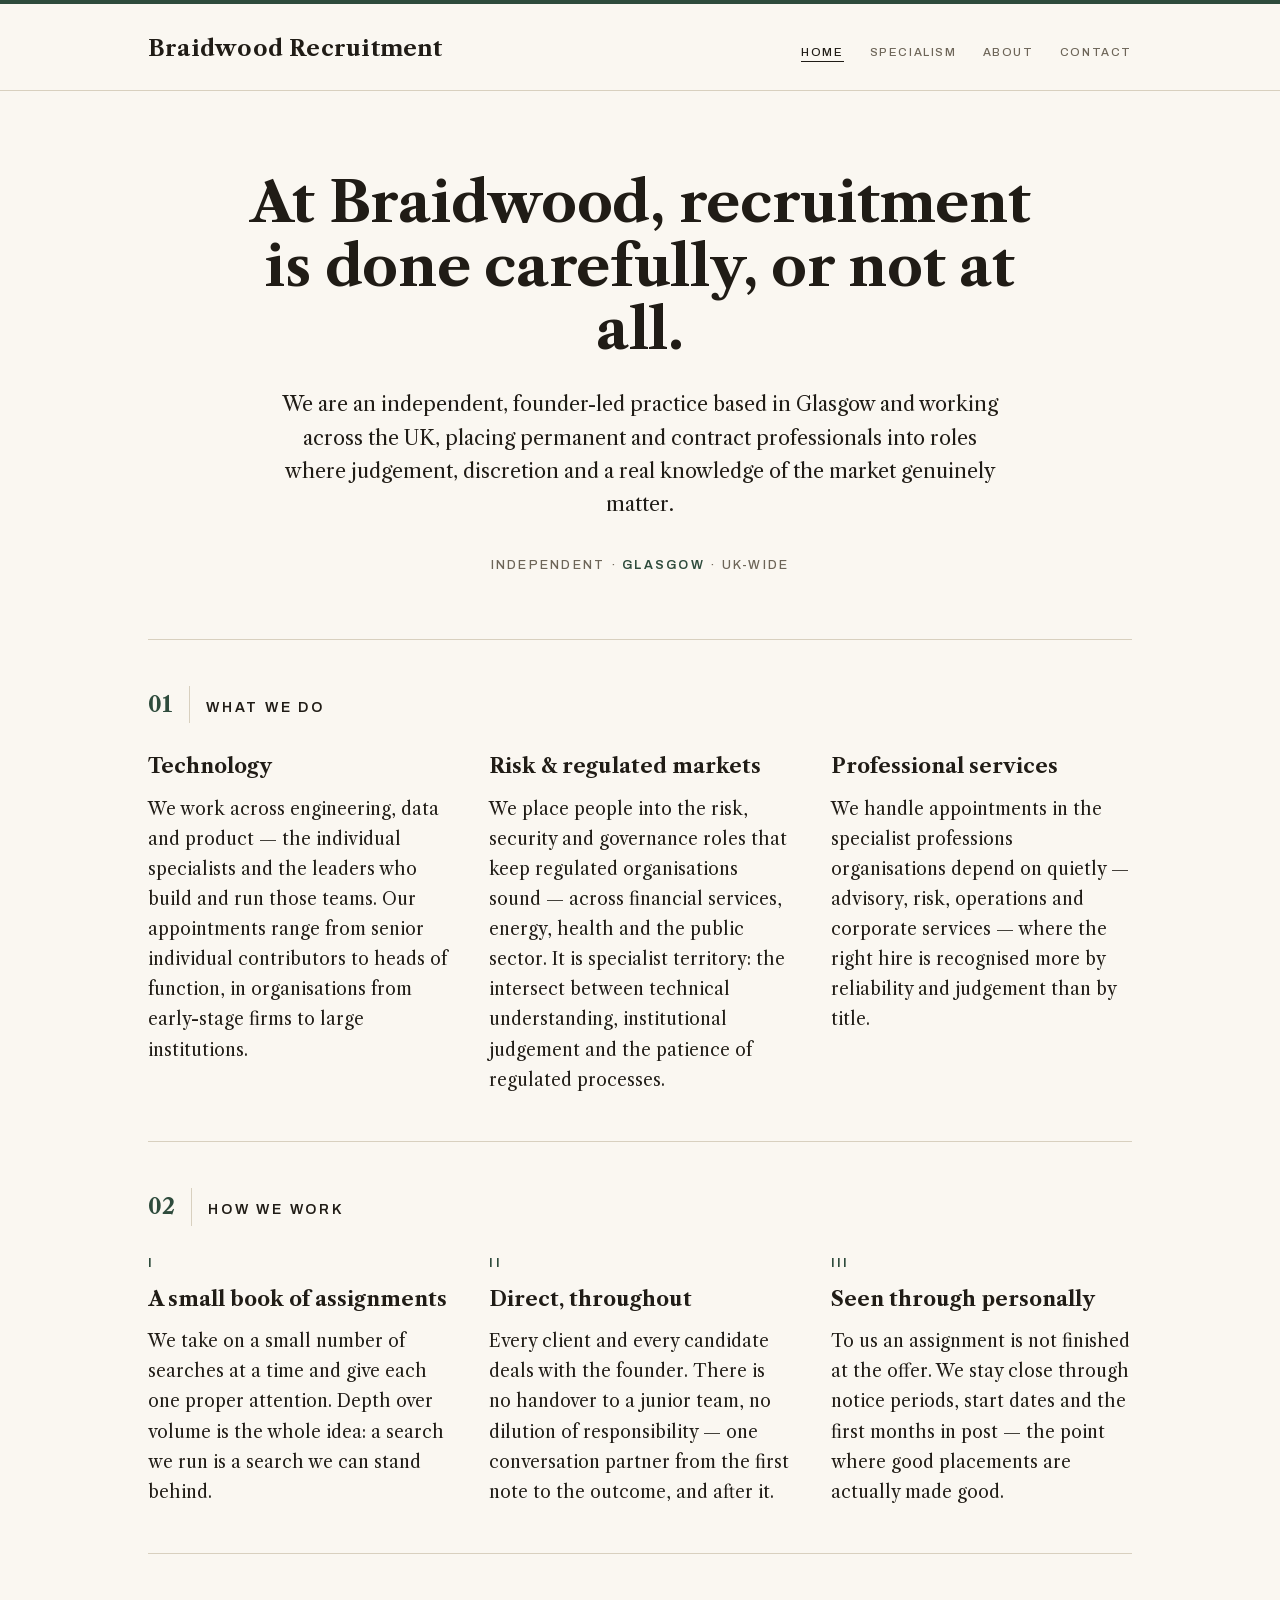
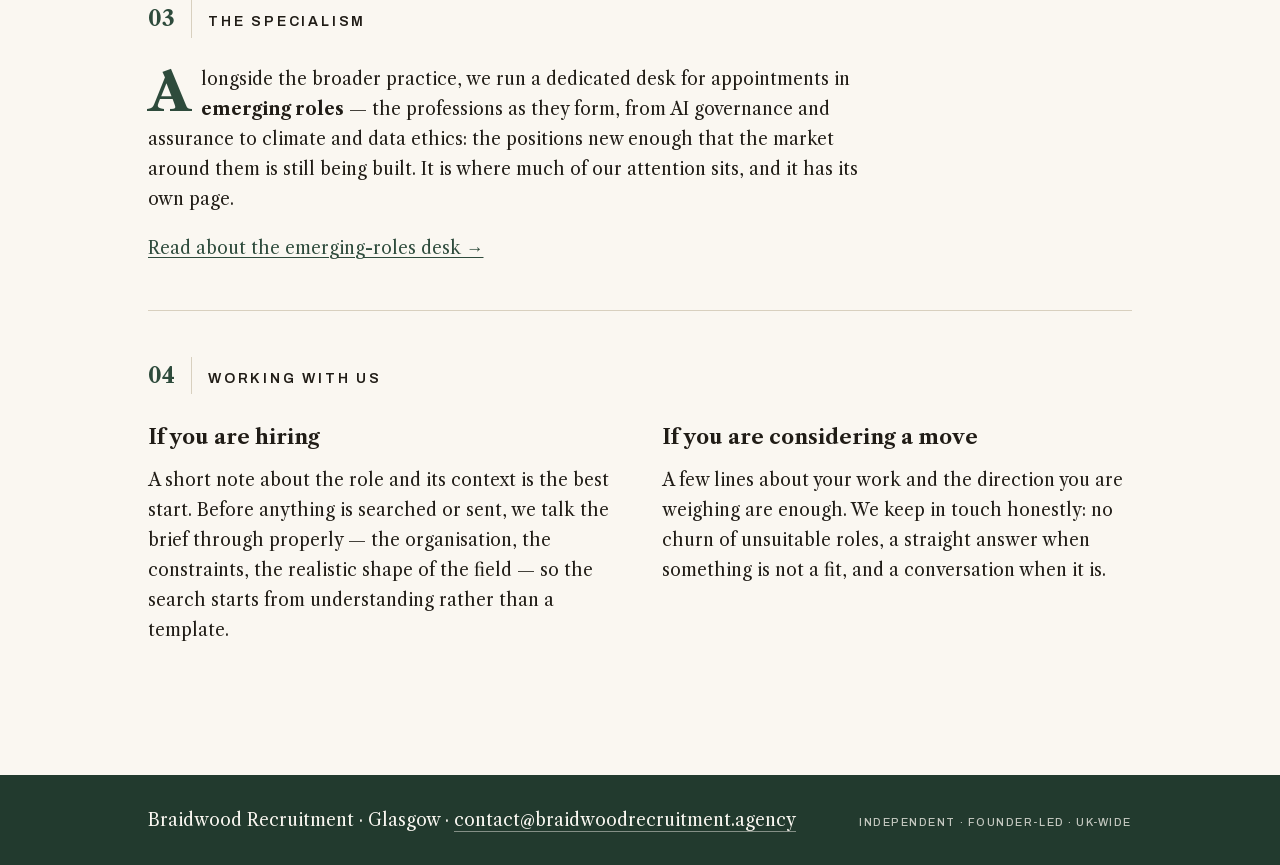
<file: index.html>
<!doctype html>
<html lang="en-GB"><head><meta charset="utf-8">
<meta name="viewport" content="width=device-width,initial-scale=1">
<title>Braidwood Recruitment — an independent practice in Glasgow</title>
<meta name="description" content="Braidwood Recruitment: an independent, founder-led practice in Glasgow working UK-wide across technology, policy &amp; governance, and professional services — with a dedicated desk for emerging roles.">
<link rel="stylesheet" href="fonts.css">
<link rel="stylesheet" href="style.css"></head>
<body>
<div class="letterbar"></div>
<header class="masthead"><div class="wrap">
  <div class="wordmark"><a href="index.html">Braidwood Recruitment</a></div>
  <nav><a href="index.html" aria-current="page">Home</a><a href="specialism.html">Specialism</a><a href="about.html">About</a><a href="contact.html">Contact</a></nav>
</div></header>

<main><div class="wrap">

  <section class="hero">
    <h1 class="rise">At Braidwood, recruitment is done carefully, or not at all.</h1>
    <p class="lede rise d1">We are an independent, founder-led practice based in Glasgow and working across the UK, placing permanent and contract professionals into roles where judgement, discretion and a real knowledge of the market genuinely matter.</p>
    <div class="heroline rise d2">Independent · <b>Glasgow</b> · UK-wide</div>
  </section>

  <section>
    <div class="kicker"><span class="no">01</span>What we do</div>
    <div class="cols-3">
      <div>
        <h3>Technology</h3>
        <p>We work across engineering, data and product — the individual specialists and the leaders who build and run those teams. Our appointments range from senior individual contributors to heads of function, in organisations from early-stage firms to large institutions.</p>
      </div>
      <div>
        <h3>Risk &amp; regulated markets</h3>
        <p>We place people into the risk, security and governance roles that keep regulated organisations sound — across financial services, energy, health and the public sector. It is specialist territory: the intersect between technical understanding, institutional judgement and the patience of regulated processes.</p>
      </div>
      <div>
        <h3>Professional services</h3>
        <p>We handle appointments in the specialist professions organisations depend on quietly — advisory, risk, operations and corporate services — where the right hire is recognised more by reliability and judgement than by title.</p>
      </div>
    </div>
  </section>

  <section>
    <div class="kicker"><span class="no">02</span>How we work</div>
    <div class="cols-3">
      <div class="principle">
        <span class="no">I</span>
        <h3>A small book of assignments</h3>
        <p>We take on a small number of searches at a time and give each one proper attention. Depth over volume is the whole idea: a search we run is a search we can stand behind.</p>
      </div>
      <div class="principle">
        <span class="no">II</span>
        <h3>Direct, throughout</h3>
        <p>Every client and every candidate deals with the founder. There is no handover to a junior team, no dilution of responsibility — one conversation partner from the first note to the outcome, and after it.</p>
      </div>
      <div class="principle">
        <span class="no">III</span>
        <h3>Seen through personally</h3>
        <p>To us an assignment is not finished at the offer. We stay close through notice periods, start dates and the first months in post — the point where good placements are actually made good.</p>
      </div>
    </div>
  </section>

  <section>
    <div class="kicker"><span class="no">03</span>The specialism</div>
    <p class="dropcap">Alongside the broader practice, we run a dedicated desk for appointments in <strong>emerging roles</strong> — the professions as they form, from AI governance and assurance to climate and data ethics: the positions new enough that the market around them is still being built. It is where much of our attention sits, and it has its own page.</p>
    <p><a href="specialism.html">Read about the emerging-roles desk →</a></p>
  </section>

  <section>
    <div class="kicker"><span class="no">04</span>Working with us</div>
    <div class="cols-2">
      <div>
        <h3>If you are hiring</h3>
        <p>A short note about the role and its context is the best start. Before anything is searched or sent, we talk the brief through properly — the organisation, the constraints, the realistic shape of the field — so the search starts from understanding rather than a template.</p>
      </div>
      <div>
        <h3>If you are considering a move</h3>
        <p>A few lines about your work and the direction you are weighing are enough. We keep in touch honestly: no churn of unsuitable roles, a straight answer when something is not a fit, and a conversation when it is.</p>
      </div>
    </div>
  </section>

</div></main>

<footer class="band"><div class="wrap">
  <div>Braidwood Recruitment · Glasgow · <a href="mailto:contact@braidwoodrecruitment.agency">contact@braidwoodrecruitment.agency</a></div>
  <div class="colophon">Independent · Founder-led · UK-wide</div>
</div></footer>
</body></html>
</file>
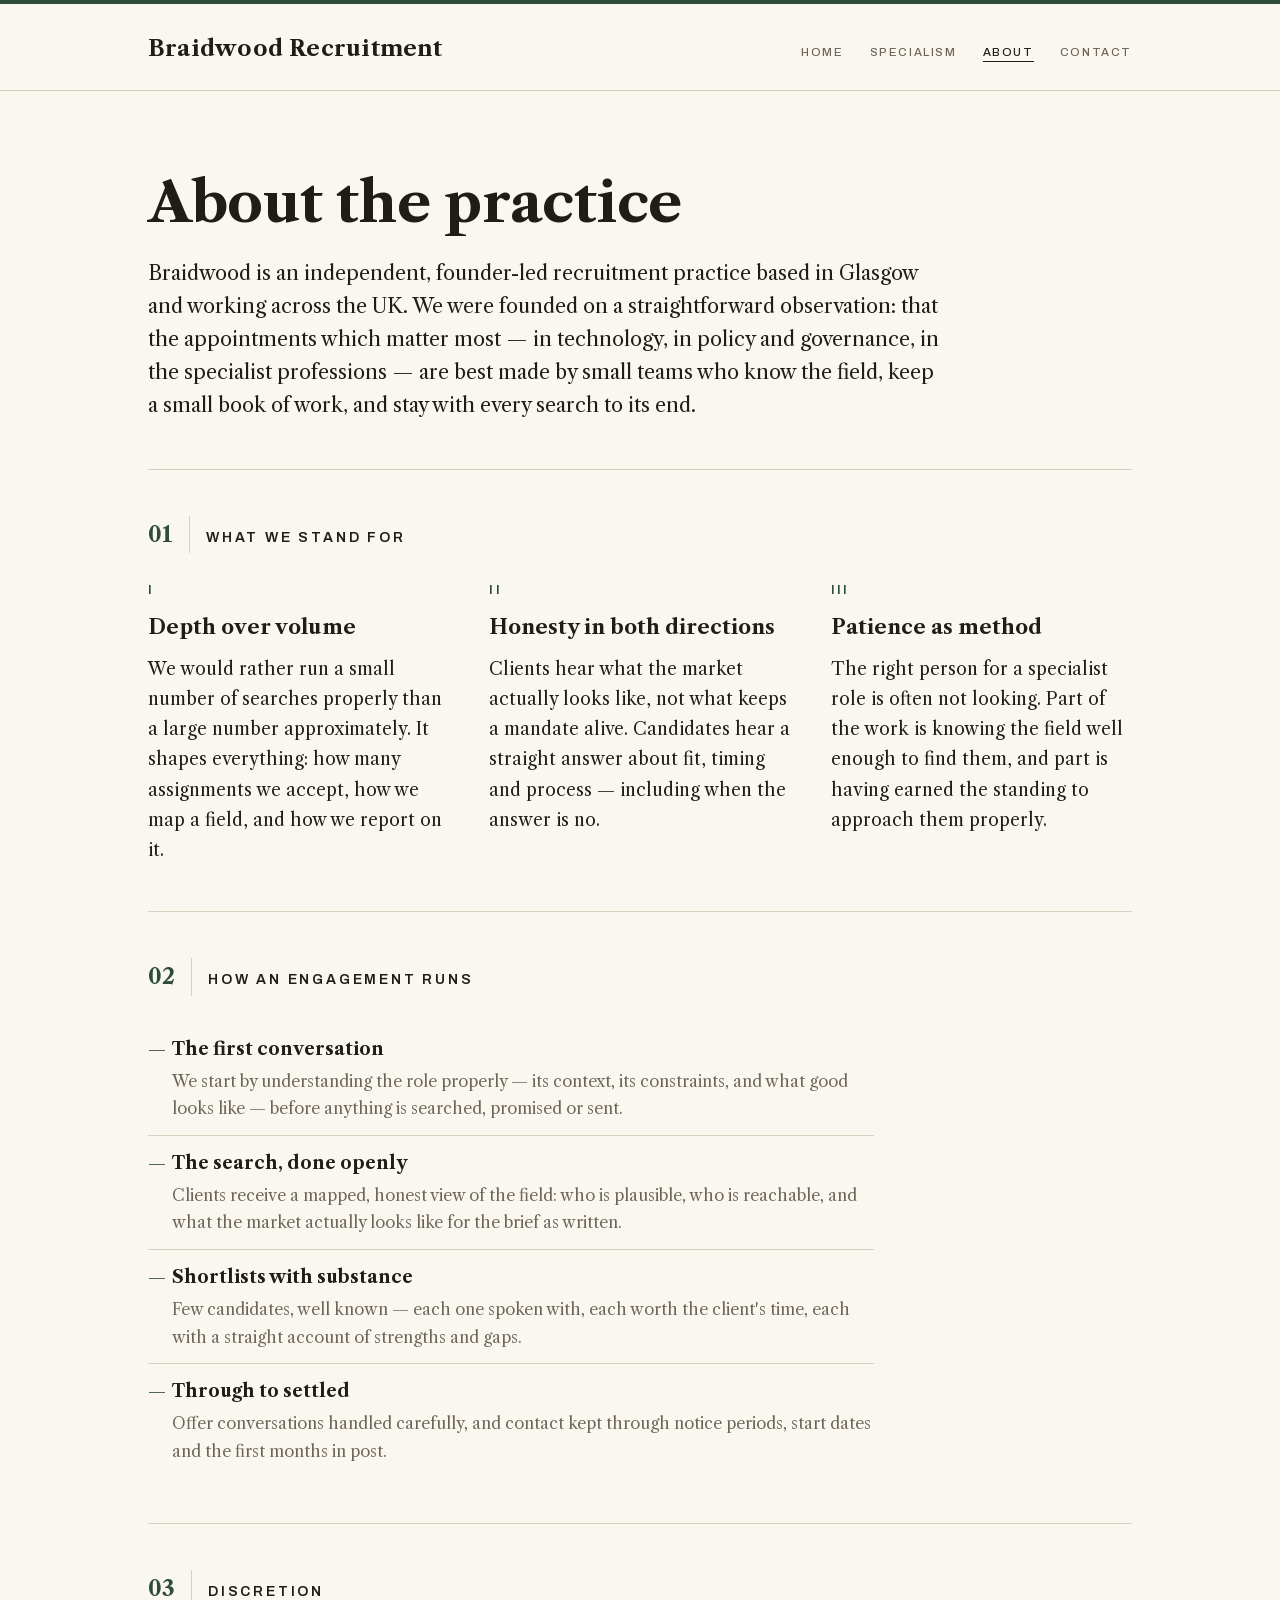
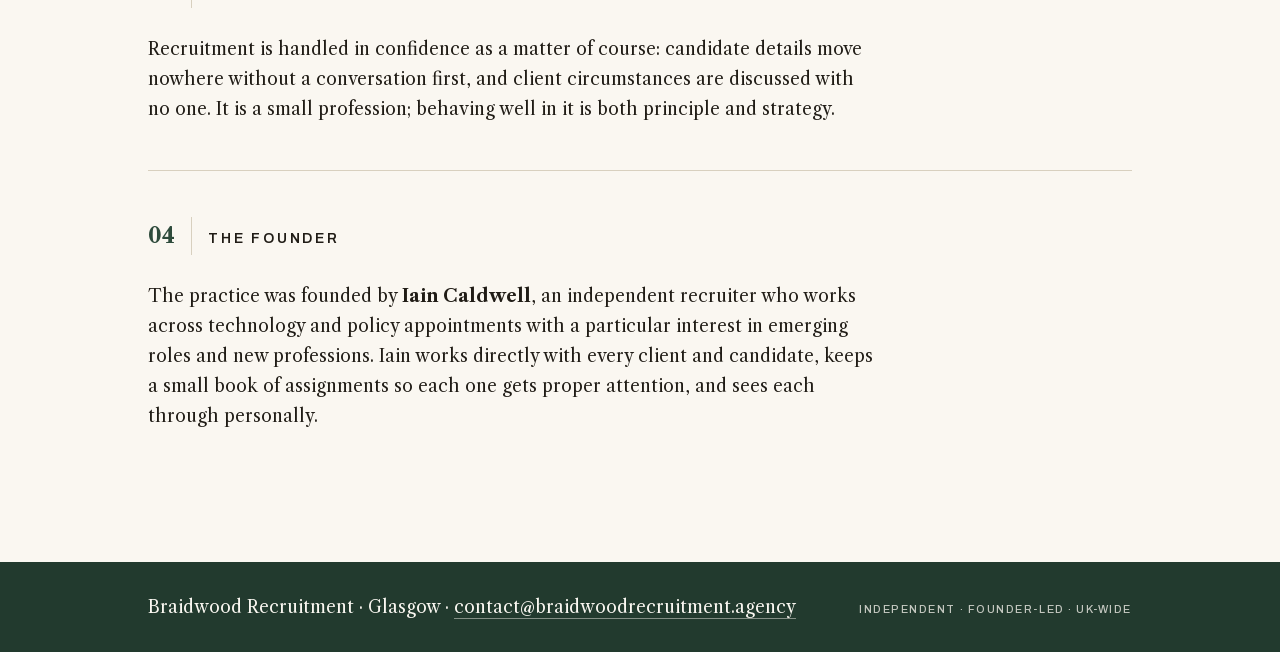
<file: about.html>
<!doctype html>
<html lang="en-GB"><head><meta charset="utf-8">
<meta name="viewport" content="width=device-width,initial-scale=1">
<title>About — Braidwood Recruitment</title>
<meta name="description" content="About Braidwood Recruitment: an independent, founder-led practice working across technology and policy appointments, with a particular interest in emerging roles and new professions.">
<link rel="stylesheet" href="fonts.css">
<link rel="stylesheet" href="style.css"></head>
<body>
<div class="letterbar"></div>
<header class="masthead"><div class="wrap">
  <div class="wordmark"><a href="index.html">Braidwood Recruitment</a></div>
  <nav><a href="index.html">Home</a><a href="specialism.html">Specialism</a><a href="about.html" aria-current="page">About</a><a href="contact.html">Contact</a></nav>
</div></header>

<main><div class="wrap">

  <section>
    <h1 class="rise">About the practice</h1>
    <p class="lede rise d1">Braidwood is an independent, founder-led recruitment practice based in Glasgow and working across the UK. We were founded on a straightforward observation: that the appointments which matter most — in technology, in policy and governance, in the specialist professions — are best made by small teams who know the field, keep a small book of work, and stay with every search to its end.</p>
  </section>

  <section>
    <div class="kicker"><span class="no">01</span>What we stand for</div>
    <div class="cols-3">
      <div class="principle">
        <span class="no">I</span>
        <h3>Depth over volume</h3>
        <p>We would rather run a small number of searches properly than a large number approximately. It shapes everything: how many assignments we accept, how we map a field, and how we report on it.</p>
      </div>
      <div class="principle">
        <span class="no">II</span>
        <h3>Honesty in both directions</h3>
        <p>Clients hear what the market actually looks like, not what keeps a mandate alive. Candidates hear a straight answer about fit, timing and process — including when the answer is no.</p>
      </div>
      <div class="principle">
        <span class="no">III</span>
        <h3>Patience as method</h3>
        <p>The right person for a specialist role is often not looking. Part of the work is knowing the field well enough to find them, and part is having earned the standing to approach them properly.</p>
      </div>
    </div>
  </section>

  <section>
    <div class="kicker"><span class="no">02</span>How an engagement runs</div>
    <ul class="plain">
      <li><strong>The first conversation</strong><span class="sub">We start by understanding the role properly — its context, its constraints, and what good looks like — before anything is searched, promised or sent.</span></li>
      <li><strong>The search, done openly</strong><span class="sub">Clients receive a mapped, honest view of the field: who is plausible, who is reachable, and what the market actually looks like for the brief as written.</span></li>
      <li><strong>Shortlists with substance</strong><span class="sub">Few candidates, well known — each one spoken with, each worth the client's time, each with a straight account of strengths and gaps.</span></li>
      <li><strong>Through to settled</strong><span class="sub">Offer conversations handled carefully, and contact kept through notice periods, start dates and the first months in post.</span></li>
    </ul>
  </section>

  <section>
    <div class="kicker"><span class="no">03</span>Discretion</div>
    <p>Recruitment is handled in confidence as a matter of course: candidate details move nowhere without a conversation first, and client circumstances are discussed with no one. It is a small profession; behaving well in it is both principle and strategy.</p>
  </section>

  <section>
    <div class="kicker"><span class="no">04</span>The founder</div>
    <p>The practice was founded by <strong>Iain Caldwell</strong>, an independent recruiter who works across technology and policy appointments with a particular interest in emerging roles and new professions. Iain works directly with every client and candidate, keeps a small book of assignments so each one gets proper attention, and sees each through personally.</p>
  </section>

</div></main>

<footer class="band"><div class="wrap">
  <div>Braidwood Recruitment · Glasgow · <a href="mailto:contact@braidwoodrecruitment.agency">contact@braidwoodrecruitment.agency</a></div>
  <div class="colophon">Independent · Founder-led · UK-wide</div>
</div></footer>
</body></html>
</file>
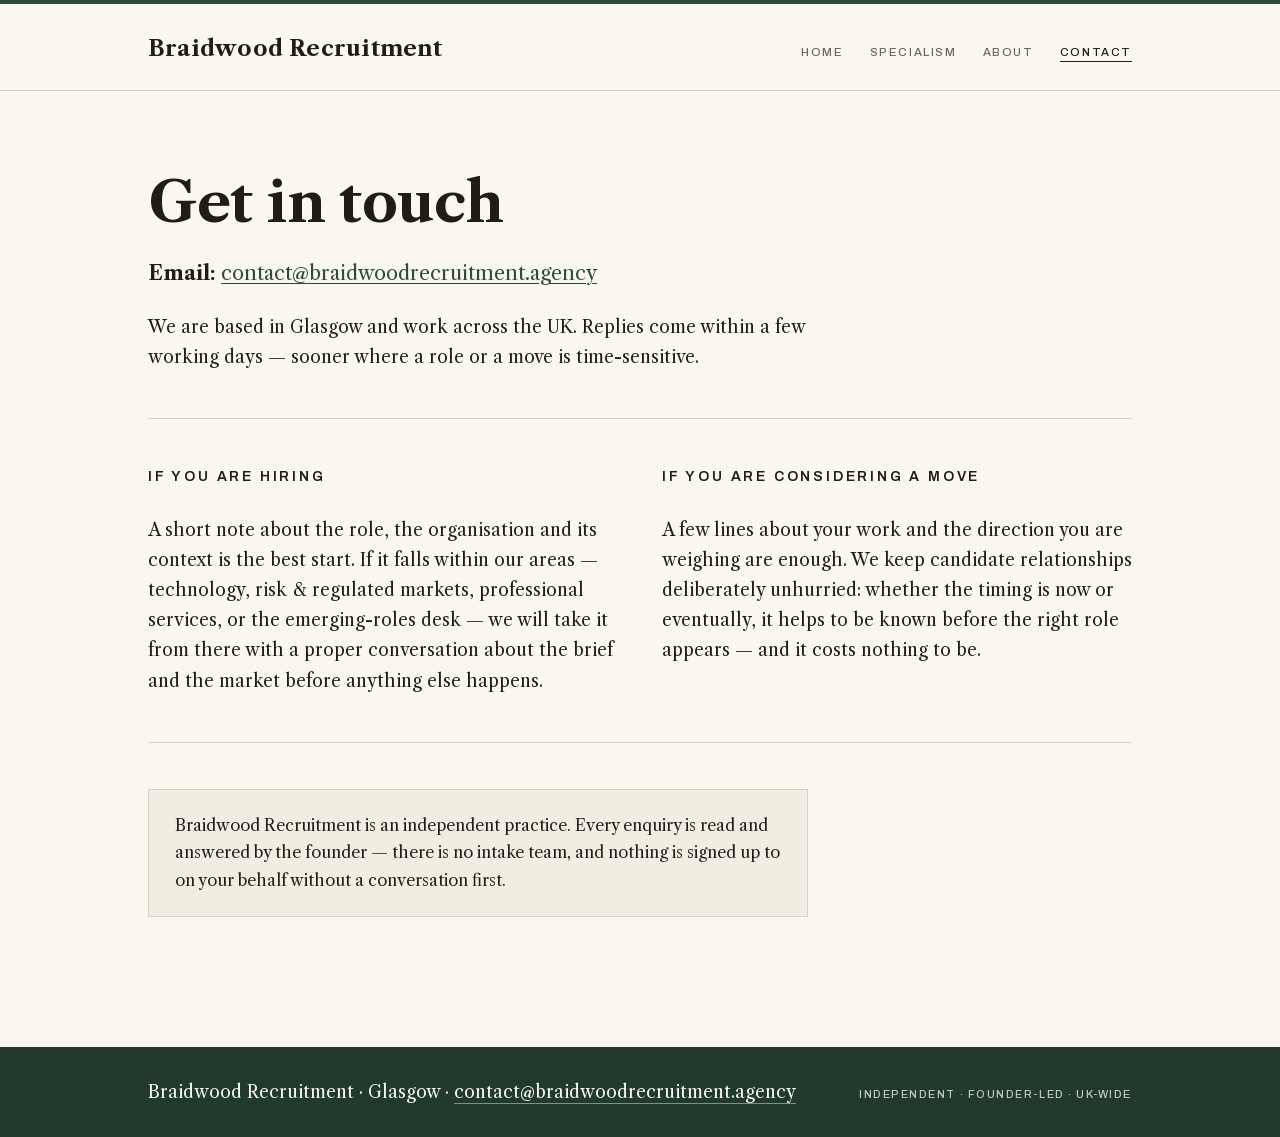
<file: contact.html>
<!doctype html>
<html lang="en-GB"><head><meta charset="utf-8">
<meta name="viewport" content="width=device-width,initial-scale=1">
<title>Contact — Braidwood Recruitment</title>
<meta name="description" content="Contact Braidwood Recruitment: contact@braidwoodrecruitment.agency. Based in Glasgow, working across the UK.">
<link rel="stylesheet" href="fonts.css">
<link rel="stylesheet" href="style.css"></head>
<body>
<div class="letterbar"></div>
<header class="masthead"><div class="wrap">
  <div class="wordmark"><a href="index.html">Braidwood Recruitment</a></div>
  <nav><a href="index.html">Home</a><a href="specialism.html">Specialism</a><a href="about.html">About</a><a href="contact.html" aria-current="page">Contact</a></nav>
</div></header>

<main><div class="wrap">

  <section>
    <h1 class="rise">Get in touch</h1>
    <p class="lede rise d1"><strong>Email:</strong> <a href="mailto:contact@braidwoodrecruitment.agency">contact@braidwoodrecruitment.agency</a></p>
    <p class="rise d2">We are based in Glasgow and work across the UK. Replies come within a few working days — sooner where a role or a move is time-sensitive.</p>
  </section>

  <section>
    <div class="cols-2">
      <div>
        <div class="kicker">If you are hiring</div>
        <p>A short note about the role, the organisation and its context is the best start. If it falls within our areas — technology, risk &amp; regulated markets, professional services, or the emerging-roles desk — we will take it from there with a proper conversation about the brief and the market before anything else happens.</p>
      </div>
      <div>
        <div class="kicker">If you are considering a move</div>
        <p>A few lines about your work and the direction you are weighing are enough. We keep candidate relationships deliberately unhurried: whether the timing is now or eventually, it helps to be known before the right role appears — and it costs nothing to be.</p>
      </div>
    </div>
  </section>

  <section>
    <div class="note">Braidwood Recruitment is an independent practice. Every enquiry is read and answered by the founder — there is no intake team, and nothing is signed up to on your behalf without a conversation first.</div>
  </section>

</div></main>

<footer class="band"><div class="wrap">
  <div>Braidwood Recruitment · Glasgow · <a href="mailto:contact@braidwoodrecruitment.agency">contact@braidwoodrecruitment.agency</a></div>
  <div class="colophon">Independent · Founder-led · UK-wide</div>
</div></footer>
</body></html>
</file>
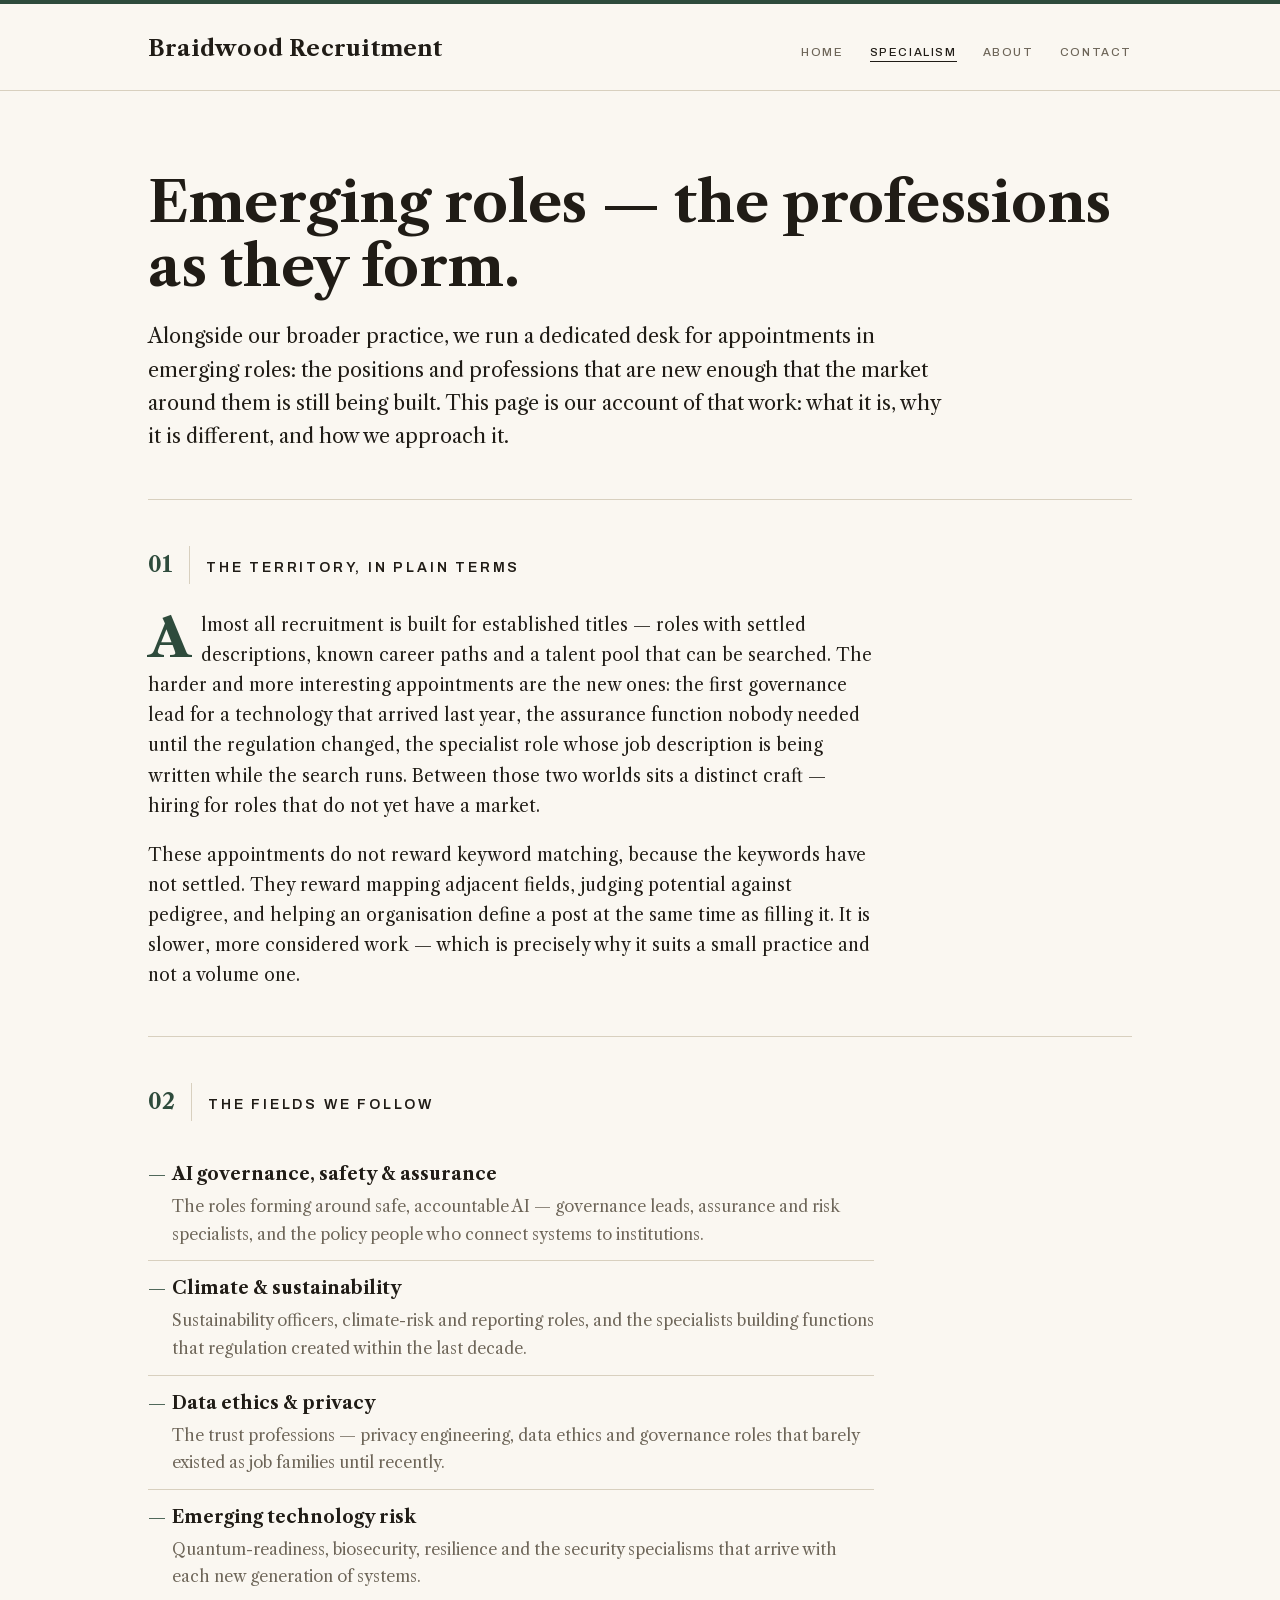
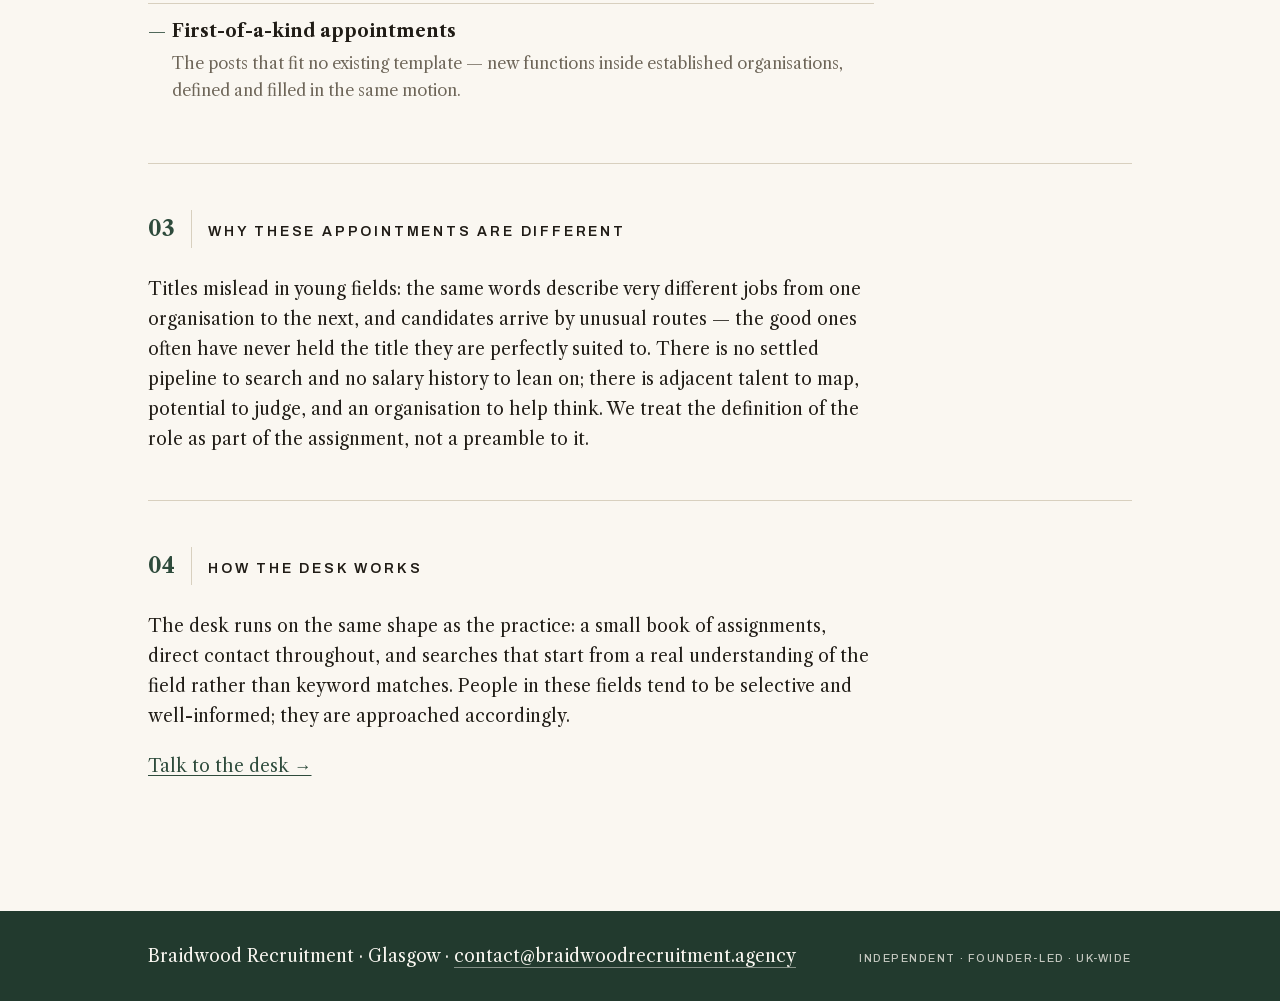
<file: specialism.html>
<!doctype html>
<html lang="en-GB"><head><meta charset="utf-8">
<meta name="viewport" content="width=device-width,initial-scale=1">
<title>Emerging roles — the Braidwood desk</title>
<meta name="description" content="The Braidwood desk: appointments in emerging roles — the professions as they form, from AI governance and assurance to climate and data ethics.">
<link rel="stylesheet" href="fonts.css">
<link rel="stylesheet" href="style.css"></head>
<body>
<div class="letterbar"></div>
<header class="masthead"><div class="wrap">
  <div class="wordmark"><a href="index.html">Braidwood Recruitment</a></div>
  <nav><a href="index.html">Home</a><a href="specialism.html" aria-current="page">Specialism</a><a href="about.html">About</a><a href="contact.html">Contact</a></nav>
</div></header>

<main><div class="wrap">

  <section>
    <h1 class="rise">Emerging roles — the professions as they form.</h1>
    <p class="lede rise d1">Alongside our broader practice, we run a dedicated desk for appointments in emerging roles: the positions and professions that are new enough that the market around them is still being built. This page is our account of that work: what it is, why it is different, and how we approach it.</p>
  </section>

  <section>
    <div class="kicker"><span class="no">01</span>The territory, in plain terms</div>
    <p class="dropcap">Almost all recruitment is built for established titles — roles with settled descriptions, known career paths and a talent pool that can be searched. The harder and more interesting appointments are the new ones: the first governance lead for a technology that arrived last year, the assurance function nobody needed until the regulation changed, the specialist role whose job description is being written while the search runs. Between those two worlds sits a distinct craft — hiring for roles that do not yet have a market.</p>
    <p>These appointments do not reward keyword matching, because the keywords have not settled. They reward mapping adjacent fields, judging potential against pedigree, and helping an organisation define a post at the same time as filling it. It is slower, more considered work — which is precisely why it suits a small practice and not a volume one.</p>
  </section>

  <section>
    <div class="kicker"><span class="no">02</span>The fields we follow</div>
    <ul class="plain">
      <li><strong>AI governance, safety &amp; assurance</strong><span class="sub">The roles forming around safe, accountable AI — governance leads, assurance and risk specialists, and the policy people who connect systems to institutions.</span></li>
      <li><strong>Climate &amp; sustainability</strong><span class="sub">Sustainability officers, climate-risk and reporting roles, and the specialists building functions that regulation created within the last decade.</span></li>
      <li><strong>Data ethics &amp; privacy</strong><span class="sub">The trust professions — privacy engineering, data ethics and governance roles that barely existed as job families until recently.</span></li>
      <li><strong>Emerging technology risk</strong><span class="sub">Quantum-readiness, biosecurity, resilience and the security specialisms that arrive with each new generation of systems.</span></li>
      <li><strong>First-of-a-kind appointments</strong><span class="sub">The posts that fit no existing template — new functions inside established organisations, defined and filled in the same motion.</span></li>
    </ul>
  </section>

  <section>
    <div class="kicker"><span class="no">03</span>Why these appointments are different</div>
    <p>Titles mislead in young fields: the same words describe very different jobs from one organisation to the next, and candidates arrive by unusual routes — the good ones often have never held the title they are perfectly suited to. There is no settled pipeline to search and no salary history to lean on; there is adjacent talent to map, potential to judge, and an organisation to help think. We treat the definition of the role as part of the assignment, not a preamble to it.</p>
  </section>

  <section>
    <div class="kicker"><span class="no">04</span>How the desk works</div>
    <p>The desk runs on the same shape as the practice: a small book of assignments, direct contact throughout, and searches that start from a real understanding of the field rather than keyword matches. People in these fields tend to be selective and well-informed; they are approached accordingly.</p>
    <p><a href="contact.html">Talk to the desk →</a></p>
  </section>

</div></main>

<footer class="band"><div class="wrap">
  <div>Braidwood Recruitment · Glasgow · <a href="mailto:contact@braidwoodrecruitment.agency">contact@braidwoodrecruitment.agency</a></div>
  <div class="colophon">Independent · Founder-led · UK-wide</div>
</div></footer>
</body></html>
</file>
<file: fonts.css>
@font-face { font-family: 'Archivo'; font-style: normal; font-weight: 500; font-display: swap; src: url(fonts/archivo-500.woff2) format('woff2'); unicode-range: U+0000-00FF, U+0131, U+0152-0153, U+02BB-02BC, U+02C6, U+02DA, U+02DC, U+0304, U+0308, U+0329, U+2000-206F, U+20AC, U+2122, U+2191, U+2193, U+2212, U+2215, U+FEFF, U+FFFD; }
@font-face { font-family: 'Archivo'; font-style: normal; font-weight: 600; font-display: swap; src: url(fonts/archivo-600.woff2) format('woff2'); unicode-range: U+0000-00FF, U+0131, U+0152-0153, U+02BB-02BC, U+02C6, U+02DA, U+02DC, U+0304, U+0308, U+0329, U+2000-206F, U+20AC, U+2122, U+2191, U+2193, U+2212, U+2215, U+FEFF, U+FFFD; }
@font-face { font-family: 'Libre Caslon Text'; font-style: italic; font-weight: 400; font-display: swap; src: url(fonts/caslon-400i.woff2) format('woff2'); unicode-range: U+0000-00FF, U+0131, U+0152-0153, U+02BB-02BC, U+02C6, U+02DA, U+02DC, U+0304, U+0308, U+0329, U+2000-206F, U+20AC, U+2122, U+2191, U+2193, U+2212, U+2215, U+FEFF, U+FFFD; }
@font-face { font-family: 'Libre Caslon Text'; font-style: normal; font-weight: 400; font-display: swap; src: url(fonts/caslon-400.woff2) format('woff2'); unicode-range: U+0000-00FF, U+0131, U+0152-0153, U+02BB-02BC, U+02C6, U+02DA, U+02DC, U+0304, U+0308, U+0329, U+2000-206F, U+20AC, U+2122, U+2191, U+2193, U+2212, U+2215, U+FEFF, U+FFFD; }
@font-face { font-family: 'Libre Caslon Text'; font-style: normal; font-weight: 700; font-display: swap; src: url(fonts/caslon-700.woff2) format('woff2'); unicode-range: U+0000-00FF, U+0131, U+0152-0153, U+02BB-02BC, U+02C6, U+02DA, U+02DC, U+0304, U+0308, U+0329, U+2000-206F, U+20AC, U+2122, U+2191, U+2193, U+2212, U+2215, U+FEFF, U+FFFD; }
</file>
<file: style.css>
/* Braidwood Recruitment — house stylesheet
   The register of a practice that has always existed: Caslon on paper,
   hairline rules, one deep green. No scripts, no third parties. */

:root {
  --paper: #faf7f1;
  --paper-dim: #f2ede3;
  --ink: #201c16;
  --muted: #6d6558;
  --green: #2e4b3c;
  --green-deep: #223a2e;
  --rule: #d8d0bf;
  --serif: "Libre Caslon Text", Georgia, "Times New Roman", serif;
  --sans: "Archivo", "Helvetica Neue", Arial, sans-serif;
  --measure: 66ch;
}

* { box-sizing: border-box; margin: 0; padding: 0; }

html { scroll-behavior: smooth; }

body {
  background: var(--paper);
  color: var(--ink);
  font-family: var(--serif);
  font-size: 17.5px;
  line-height: 1.72;
  -webkit-font-smoothing: antialiased;
  text-rendering: optimizeLegibility;
}

/* ── the letterhead bar ─────────────────────────────────────── */
.letterbar { height: 4px; background: var(--green); }

.wrap { max-width: 1040px; margin: 0 auto; padding: 0 28px; }

/* ── masthead ──────────────────────────────────────────────── */
header.masthead { border-bottom: 1px solid var(--rule); }
header.masthead .wrap {
  display: flex; align-items: baseline; justify-content: space-between;
  padding-top: 26px; padding-bottom: 22px; gap: 24px; flex-wrap: wrap;
}
.wordmark { font-size: 22px; font-weight: 700; letter-spacing: 0.01em; }
.wordmark a { color: var(--ink); text-decoration: none; }
nav { font-family: var(--sans); font-weight: 500; }
nav a {
  font-size: 11.5px; letter-spacing: 0.14em; text-transform: uppercase;
  color: var(--muted); text-decoration: none; margin-left: 26px;
  padding-bottom: 3px; border-bottom: 1px solid transparent;
  transition: color .18s ease, border-color .18s ease;
}
nav a:first-child { margin-left: 0; }
nav a:hover, nav a:focus { color: var(--green); border-color: var(--green); }
nav a[aria-current="page"] { color: var(--ink); border-color: var(--ink); }

/* ── section heads (owner note 2026-11-04 pm: bigger, clearly separated) ── */
.kicker {
  display: flex; align-items: baseline; gap: 16px;
  font-family: var(--sans); font-weight: 600; font-size: 14px;
  letter-spacing: 0.2em; text-transform: uppercase; color: var(--ink);
  margin-bottom: 26px;
}
.kicker .no {
  font-family: var(--serif); font-weight: 700; font-size: 22px;
  color: var(--green); letter-spacing: 0;
  padding-right: 16px; border-right: 1px solid var(--rule);
}

hr.hairline { border: 0; border-top: 1px solid var(--rule); margin: 0; }

/* ── typography ────────────────────────────────────────────── */
h1 {
  font-size: clamp(34px, 5.4vw, 56px); font-weight: 700; line-height: 1.14;
  letter-spacing: -0.005em; margin-bottom: 22px;
}
h2 { font-size: clamp(24px, 3vw, 31px); font-weight: 700; line-height: 1.25; margin-bottom: 14px; }
h3 { font-size: 20px; font-weight: 700; margin-bottom: 10px; }
p { margin-bottom: 1.1em; max-width: var(--measure); }
p:last-child { margin-bottom: 0; }
.lede { font-size: 20px; line-height: 1.66; color: var(--ink); }
em, .ital { font-style: italic; }
a { color: var(--green); text-decoration-thickness: 1px; text-underline-offset: 3px; }
a:hover { color: var(--green-deep); }
strong { font-weight: 700; }

.smallcaps { font-variant: small-caps; letter-spacing: 0.04em; }

/* drop cap for the opening paragraph of an essay-style section */
.dropcap::first-letter {
  font-size: 3.1em; line-height: 0.82; float: left;
  padding: 6px 10px 0 0; color: var(--green); font-weight: 700;
}

/* ── page scaffolding ──────────────────────────────────────── */
main { padding: 58px 0 84px; }
section { padding: 46px 0; }
section + section { border-top: 1px solid var(--rule); }
section:first-of-type { padding-top: 22px; }

/* the centred hero (owner note 2026-11-04 pm: statement centred, card gone) */
.hero { text-align: center; padding: 64px 0 62px; }
.hero h1 { margin: 0 auto 26px; max-width: 22ch; }
.hero .lede { margin: 0 auto 34px; max-width: 60ch; }
.heroline {
  font-family: var(--sans); font-weight: 500; font-size: 12.5px;
  letter-spacing: 0.18em; text-transform: uppercase; color: var(--muted);
}
.heroline b { color: var(--green); font-weight: 600; }

.cols-2 {
  display: grid; grid-template-columns: 1fr 1fr; gap: 44px;
}
.cols-3 {
  display: grid; grid-template-columns: repeat(3, 1fr); gap: 40px;
}

.principle .no {
  font-family: var(--sans); font-weight: 600; color: var(--green);
  font-size: 13px; letter-spacing: 0.18em; display: block; margin-bottom: 8px;
}

ul.plain { list-style: none; max-width: var(--measure); }
ul.plain li {
  padding: 12px 0 12px 24px; position: relative; border-bottom: 1px solid var(--rule);
}
ul.plain li:last-child { border-bottom: 0; }
ul.plain li::before {
  content: "—"; position: absolute; left: 0; color: var(--green);
}
ul.plain li .sub { display: block; color: var(--muted); font-size: 16px; margin-top: 4px; }

.note {
  background: var(--paper-dim); border: 1px solid var(--rule);
  padding: 22px 26px; font-size: 16px; max-width: var(--measure);
}

/* ── footer band ───────────────────────────────────────────── */
footer.band { background: var(--green-deep); color: var(--paper); }
footer.band .wrap {
  display: flex; justify-content: space-between; align-items: baseline;
  padding-top: 30px; padding-bottom: 30px; gap: 18px; flex-wrap: wrap;
}
footer.band a { color: var(--paper); text-decoration: none; border-bottom: 1px solid rgba(250,247,241,.45); }
footer.band a:hover { border-color: var(--paper); }
footer.band .colophon {
  font-family: var(--sans); font-weight: 500; font-size: 11px;
  letter-spacing: 0.14em; text-transform: uppercase; opacity: .75;
}

/* ── motion, once, quietly ─────────────────────────────────── */
@media (prefers-reduced-motion: no-preference) {
  .rise { animation: rise .7s cubic-bezier(.19,.6,.22,1) both; }
  .rise.d1 { animation-delay: .08s; } .rise.d2 { animation-delay: .16s; }
  @keyframes rise { from { opacity: 0; transform: translateY(10px); } to { opacity: 1; } }
}

/* ── focus & selection ─────────────────────────────────────── */
a:focus-visible { outline: 2px solid var(--green); outline-offset: 3px; }
::selection { background: var(--green); color: var(--paper); }

/* ── responsive ────────────────────────────────────────────── */
@media (max-width: 760px) {
  body { font-size: 16.5px; }
  .cols-2, .cols-3, .asym { grid-template-columns: 1fr; gap: 30px; }
  nav a { margin-left: 16px; letter-spacing: 0.1em; }
  main { padding: 34px 0 60px; }
}

/* ── print: the letterhead survives, the chrome doesn't ────── */
@media print {
  .letterbar { height: 3px; }
  nav, footer.band { display: none; }
  body { background: #fff; font-size: 11.5pt; }
  section { padding: 18pt 0; }
  a { color: inherit; }
}
</file>
